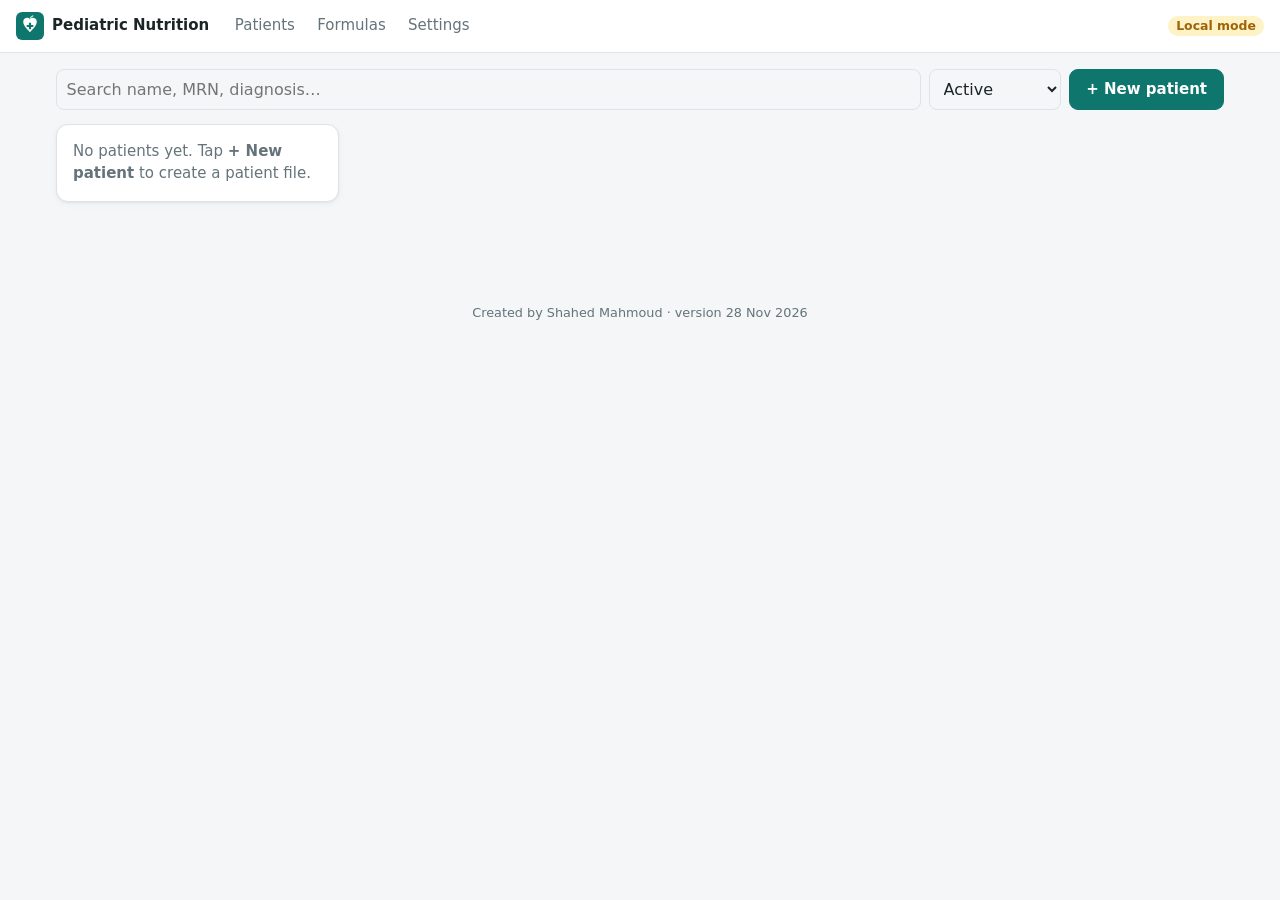
<file: index.html>
<!doctype html>
<html lang="en">
<head>
  <meta charset="utf-8">
  <meta name="viewport" content="width=device-width, initial-scale=1, viewport-fit=cover">
  <title>Pediatric Nutrition</title>
  <meta name="description" content="Pediatric clinical nutrition assessment: Schofield, ASPEN protein, Holliday–Segar fluids, growth charts, PYMS, follow-up and discharge.">
  <meta name="theme-color" content="#0f766e">
  <link rel="manifest" href="manifest.webmanifest">
  <link rel="icon" href="icons/icon.svg" type="image/svg+xml">
  <link rel="apple-touch-icon" href="icons/icon-192.png">
  <meta name="apple-mobile-web-app-capable" content="yes">
  <meta name="mobile-web-app-capable" content="yes">
  <meta name="apple-mobile-web-app-title" content="PedNutrition">
  <link rel="stylesheet" href="css/style.css">
</head>
<body>
  <header class="topbar no-print">
    <a href="#/" class="brand"><img src="icons/icon.svg" alt="" width="28" height="28"> <span>Pediatric Nutrition</span></a>
    <nav class="mainnav">
      <a href="#/">Patients</a>
      <a href="#/formulas">Formulas</a>
      <a href="#/settings">Settings</a>
    </nav>
    <div id="userbox"></div>
  </header>
  <main id="app"><div class="center muted">Loading…</div></main>
  <footer class="credit no-print">Created by Shahed Mahmoud</footer>
  <div id="toast" role="status" aria-live="polite"></div>
  <script>
    // Safety net: if the app has not started after 8 seconds (or a script fails),
    // offer a repair button that clears the saved app files. Patient data is NOT deleted.
    (function () {
      function show(msg) {
        if (window.__pnStarted || document.getElementById('pnRescue')) return;
        var d = document.createElement('div'); d.id = 'pnRescue';
        d.style.cssText = 'max-width:420px;margin:2rem auto;padding:16px;border:1px solid #b91c1c;border-radius:12px;background:#fee2e2;color:#7f1d1d;font:15px system-ui,sans-serif';
        d.innerHTML = '<b>The app could not start.</b><p>' + msg + '</p><p>Your patient files are safe. Tap the button to download the newest version.</p>' +
          '<button id="pnRepair" style="padding:.6rem 1rem;border-radius:9px;border:0;background:#0f766e;color:#fff;font-weight:700">Repair and reload</button>';
        var app = document.getElementById('app'); app.innerHTML = ''; app.appendChild(d);
        document.getElementById('pnRepair').onclick = async function () {
          try { if ('serviceWorker' in navigator) for (const r of await navigator.serviceWorker.getRegistrations()) await r.unregister(); } catch (e) {}
          try { if (window.caches) for (const k of await caches.keys()) await caches.delete(k); } catch (e) {}
          location.reload();
        };
      }
      window.addEventListener('error', function (e) { if (!window.__pnStarted) setTimeout(function () { show('(' + (e.message || 'a file failed to load') + ')'); }, 1500); }, true);
      setTimeout(function () { show('It took too long to load.'); }, 8000);
    })();
  </script>
  <script type="module" src="js/app.js"></script>
</body>
</html>
</file>
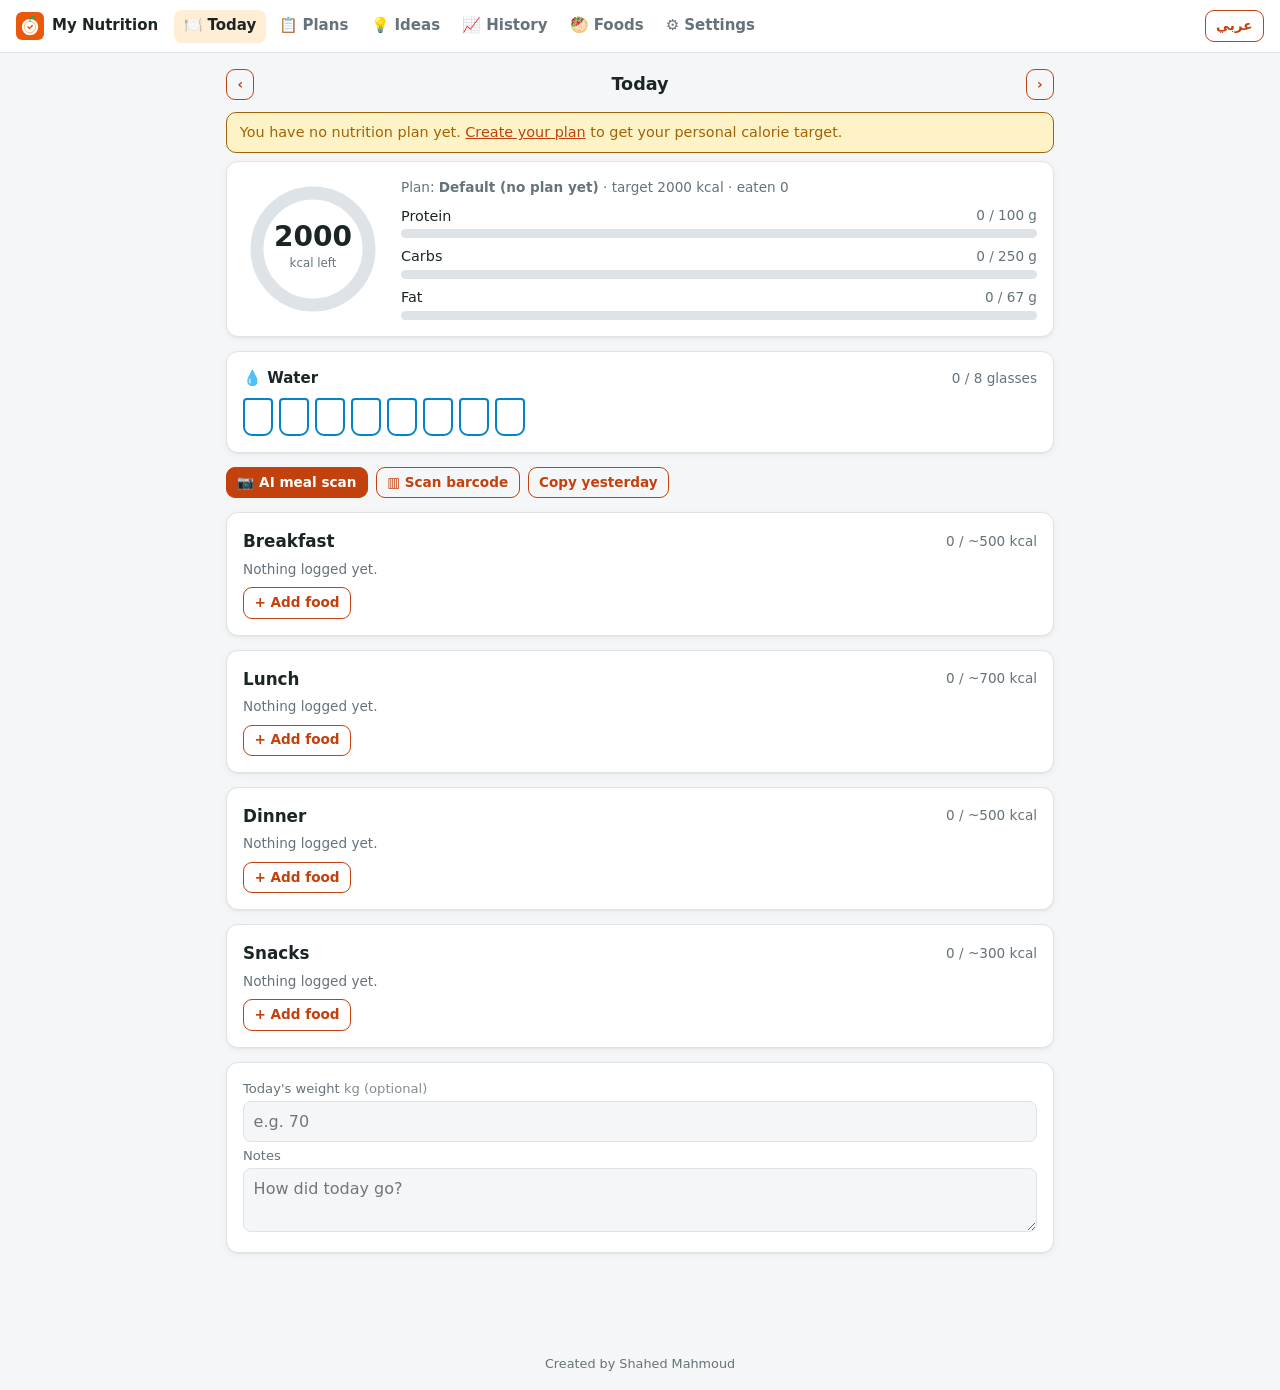
<file: tracker/index.html>
<!doctype html>
<html lang="en">
<head>
  <meta charset="utf-8">
  <meta name="viewport" content="width=device-width, initial-scale=1, viewport-fit=cover">
  <title>My Nutrition</title>
  <meta name="description" content="Nutrition plans, daily calorie tracker, meal scanners and recommendations with Egyptian and international foods.">
  <meta name="theme-color" content="#ea580c">
  <link rel="manifest" href="manifest.webmanifest">
  <link rel="icon" href="icons/icon.svg" type="image/svg+xml">
  <link rel="apple-touch-icon" href="icons/icon-192.png">
  <meta name="apple-mobile-web-app-capable" content="yes">
  <meta name="mobile-web-app-capable" content="yes">
  <meta name="apple-mobile-web-app-title" content="My Nutrition">
  <link rel="stylesheet" href="base.css">
  <link rel="stylesheet" href="tracker.css">
</head>
<body>
  <header class="topbar no-print">
    <a href="#/today" class="brand"><img src="icons/icon.svg" alt="" width="28" height="28"> <span data-i18n="My Nutrition">My Nutrition</span></a>
    <nav class="tnav" aria-label="Main">
      <a href="#/today" data-p="today"><i>🍽️</i><span data-i18n="Today">Today</span></a>
      <a href="#/plans" data-p="plans"><i>📋</i><span data-i18n="Plans">Plans</span></a>
      <a href="#/recommend" data-p="recommend"><i>💡</i><span data-i18n="Ideas">Ideas</span></a>
      <a href="#/history" data-p="history"><i>📈</i><span data-i18n="History">History</span></a>
      <a href="#/foods" data-p="foods"><i>🥙</i><span data-i18n="Foods">Foods</span></a>
      <a href="#/settings" data-p="settings"><i>⚙️</i><span data-i18n="Settings">Settings</span></a>
    </nav>
    <button id="langBtn" class="btn ghost sm langbtn" type="button">عربي</button>
  </header>
  <main id="app"><div class="center muted">Loading…</div></main>
  <footer class="credit no-print">Created by Shahed Mahmoud</footer>
  <div id="toast" role="status" aria-live="polite"></div>
  <script>
    setTimeout(function () {
      if (window.__ntStarted) return;
      var ar = (document.documentElement.lang === 'ar');
      document.getElementById('app').innerHTML = ar
        ? '<div class="card narrow"><b>التطبيق مشتغلش.</b><p>اتأكد من الإنترنت وحمّل الصفحة تاني. بياناتك في أمان.</p><button class="btn" onclick="location.reload()">إعادة تحميل</button></div>'
        : '<div class="card narrow"><b>The app could not start.</b><p>Check your internet connection and reload. Your data is safe.</p><button class="btn" onclick="location.reload()">Reload</button></div>';
    }, 8000);
  </script>
  <script type="module" src="tracker.js"></script>
</body>
</html>
</file>
<file: css/style.css>
/* =============== Pediatric Nutrition — styles =============== */
:root {
  --bg: #f4f6f7; --card: #ffffff; --ink: #1c2526; --muted: #65737a; --line: #dde3e6;
  --brand: #0f766e; --brand-ink: #ffffff; --brand-soft: #e0f2ef;
  --good: #15803d; --good-bg: #dcfce7; --warn: #a16207; --warn-bg: #fef3c7; --bad: #b91c1c; --bad-bg: #fee2e2; --low: #1d4ed8; --low-bg: #dbeafe;
  --c-p: #9bb1b8; --c-p50: #0f766e; --c-ext: #c2410c; --c-pt: #7c3aed;
  --radius: 12px; --shadow: 0 1px 2px rgba(0,0,0,.05), 0 2px 8px rgba(0,0,0,.04);
  color-scheme: light;
}
@media (prefers-color-scheme: dark) {
  :root:not([data-theme="light"]) {
    --bg: #0f1415; --card: #182022; --ink: #e6ecee; --muted: #93a3a9; --line: #2a3538;
    --brand: #2dd4bf; --brand-ink: #062b27; --brand-soft: #123a36;
    --good: #4ade80; --good-bg: #12351f; --warn: #fbbf24; --warn-bg: #3a2e0b; --bad: #f87171; --bad-bg: #3b1515; --low: #93c5fd; --low-bg: #172554;
    --c-p: #50656b; --c-p50: #2dd4bf; --c-ext: #fb923c; --c-pt: #c4b5fd;
    color-scheme: dark;
  }
}
:root[data-theme="dark"] {
  --bg: #0f1415; --card: #182022; --ink: #e6ecee; --muted: #93a3a9; --line: #2a3538;
  --brand: #2dd4bf; --brand-ink: #062b27; --brand-soft: #123a36;
  --good: #4ade80; --good-bg: #12351f; --warn: #fbbf24; --warn-bg: #3a2e0b; --bad: #f87171; --bad-bg: #3b1515; --low: #93c5fd; --low-bg: #172554;
  --c-p: #50656b; --c-p50: #2dd4bf; --c-ext: #fb923c; --c-pt: #c4b5fd;
  color-scheme: dark;
}
* { box-sizing: border-box; }
html, body { margin: 0; }
html { scroll-padding-top: 72px; scroll-padding-bottom: 80px; }
body { background: var(--bg); color: var(--ink); font: 15px/1.45 system-ui, -apple-system, "Segoe UI", Roboto, "Noto Sans Arabic", sans-serif; -webkit-text-size-adjust: 100%; }
a { color: var(--brand); }
h2 { margin: .2em 0 .3em; font-size: 1.35rem; } h3 { margin: 0 0 .6em; font-size: 1.05rem; } h4 { margin: 1em 0 .4em; font-size: .95rem; color: var(--muted); }
.small { font-size: .85rem; } .muted { color: var(--muted); } .center { text-align: center; padding: 3rem 1rem; }
code { background: var(--brand-soft); padding: 0 .3em; border-radius: 4px; }

/* top bar */
.topbar { position: sticky; top: 0; z-index: 10; display: flex; align-items: center; gap: 1rem; padding: .6rem max(16px, env(safe-area-inset-left)); padding-top: max(.6rem, env(safe-area-inset-top));
  background: var(--card); border-bottom: 1px solid var(--line); }
.brand { display: flex; align-items: center; gap: .5rem; font-weight: 700; color: var(--ink); text-decoration: none; }
.mainnav { display: flex; gap: .2rem; flex: 1; }
.mainnav a { padding: .35rem .6rem; border-radius: 8px; text-decoration: none; color: var(--muted); font-weight: 500; }
.mainnav a:hover { background: var(--brand-soft); color: var(--ink); }
#userbox { display: flex; align-items: center; gap: .5rem; }
main { max-width: 1200px; margin: 0 auto; padding: 16px 16px 80px; }

/* cards & layout */
.card { background: var(--card); border: 1px solid var(--line); border-radius: var(--radius); padding: 16px; margin-bottom: 14px; box-shadow: var(--shadow); }
.card.narrow { max-width: 420px; margin: 2rem auto; }
.g2 { display: grid; grid-template-columns: 1fr 1fr; gap: 14px; }
.g3 { display: grid; grid-template-columns: repeat(3, 1fr); gap: 10px 12px; }
.g5 { display: grid; grid-template-columns: repeat(5, 1fr); gap: 10px 12px; }
.span2 { grid-column: span 2; } .span3 { grid-column: 1 / -1; }
.row { display: flex; align-items: center; } .gap { gap: .5rem; } .wrap { flex-wrap: wrap; } .between { justify-content: space-between; gap: .5rem; flex-wrap: wrap; } .end { align-items: flex-end; }
.right { margin-left: auto; } .right-t { text-align: right; }
.sticky { position: sticky; top: 64px; }

/* forms */
.fld { display: flex; flex-direction: column; gap: 3px; font-size: .82rem; color: var(--muted); min-width: 0; margin-bottom: 4px; }
.fld em { font-style: normal; opacity: .8; }
input, select, textarea { font: inherit; font-size: 16px; color: var(--ink); background: var(--bg); border: 1px solid var(--line); border-radius: 8px; padding: .5rem .6rem; width: 100%; min-width: 0; }
input:focus, select:focus, textarea:focus { outline: 2px solid var(--brand); outline-offset: -1px; border-color: transparent; }
input.high { border-color: var(--bad); background: var(--bad-bg); color: var(--bad); font-weight: 700; } input.low { border-color: var(--low); background: var(--low-bg); color: var(--low); font-weight: 700; }
.flagtxt { font-size: .72rem; } .flagtxt.high { color: var(--bad); } .flagtxt.low { color: var(--low); }
.chk { display: flex; align-items: flex-start; gap: .45rem; padding: .25rem 0; font-size: .9rem; cursor: pointer; }
.chk input { width: 18px; height: 18px; margin: 2px 0 0; flex: none; accent-color: var(--brand); }
.chkgrid { display: grid; grid-template-columns: repeat(2, 1fr); gap: 0 12px; margin-bottom: .5rem; } .chkgrid.one { grid-template-columns: 1fr; }
.radios { border: 1px solid var(--line); border-radius: 10px; padding: .5rem .8rem .7rem; margin: 0 0 10px; }
.radios legend { font-weight: 600; font-size: .92rem; padding: 0 .3rem; }
.radio { display: flex; gap: .5rem; align-items: flex-start; padding: .3rem 0; cursor: pointer; }
.radio input { width: 18px; height: 18px; margin: 2px 0 0; flex: none; accent-color: var(--brand); }
details > summary { cursor: pointer; list-style: none; } details > summary h3 { display: inline; } details > summary::before { content: '▸ '; color: var(--muted); } details[open] > summary::before { content: '▾ '; }

/* buttons */
.btn { display: inline-flex; align-items: center; justify-content: center; gap: .3rem; padding: .55rem 1rem; border-radius: 9px; border: 1px solid var(--brand); background: var(--brand); color: var(--brand-ink);
  font: inherit; font-weight: 600; text-decoration: none; cursor: pointer; white-space: nowrap; }
.btn:hover { filter: brightness(1.07); }
.btn.ghost { background: transparent; color: var(--brand); } .btn.sm { padding: .3rem .65rem; font-size: .85rem; }
.btn.danger { background: var(--bad); border-color: var(--bad); color: #fff; } .btn.danger.ghost { background: transparent; color: var(--bad); }
.savebar { position: sticky; bottom: 0; display: flex; gap: .5rem; align-items: center; padding: 10px 0 max(10px, env(safe-area-inset-bottom)); background: linear-gradient(transparent, var(--bg) 30%); }

/* pills & chips */
.pill { display: inline-block; padding: .08rem .5rem; border-radius: 99px; font-size: .78rem; font-weight: 600; background: var(--line); color: var(--ink); white-space: nowrap; }
.pill.good { background: var(--good-bg); color: var(--good); } .pill.warn { background: var(--warn-bg); color: var(--warn); } .pill.bad { background: var(--bad-bg); color: var(--bad); }
.bad-t { color: var(--bad); }
.chip { padding: .3rem .7rem; border: 1px solid var(--line); border-radius: 99px; text-decoration: none; color: var(--ink); background: var(--card); font-size: .85rem; margin-bottom: 10px; }
.chip.on { background: var(--brand); color: var(--brand-ink); border-color: var(--brand); } .chip.add { color: var(--brand); border-style: dashed; }
.chips { display: flex; gap: .4rem; flex-wrap: wrap; margin-top: .4rem; } .chips span { background: var(--brand-soft); border-radius: 6px; padding: .05rem .45rem; }

/* list */
.toolbar { display: flex; gap: .5rem; margin-bottom: 14px; } .toolbar input { flex: 1; } .toolbar select { width: auto; }
.grid-cards { display: grid; grid-template-columns: repeat(auto-fill, minmax(280px, 1fr)); gap: 12px; }
.pcard { display: block; background: var(--card); border: 1px solid var(--line); border-radius: var(--radius); padding: 14px; text-decoration: none; color: var(--ink); box-shadow: var(--shadow); }
.pcard:hover { border-color: var(--brand); }
.pc-top { display: flex; gap: .4rem; align-items: center; flex-wrap: wrap; margin-bottom: 2px; }

/* patient page */
.phead { margin-bottom: 8px; }
.tabs { display: flex; gap: 2px; overflow-x: auto; border-bottom: 1px solid var(--line); margin-bottom: 14px; scrollbar-width: none; }
.tabs a { padding: .55rem .8rem; text-decoration: none; color: var(--muted); font-weight: 600; border-bottom: 3px solid transparent; white-space: nowrap; }
.tabs a.on { color: var(--brand); border-color: var(--brand); }

.needs { display: grid; grid-template-columns: repeat(3, 1fr); gap: 8px; margin-bottom: 12px; }
.need { background: var(--brand-soft); border-radius: 10px; padding: 10px; display: flex; flex-direction: column; }
.need span { font-size: .78rem; color: var(--muted); font-weight: 600; text-transform: uppercase; letter-spacing: .03em; }
.need b { font-size: 1.6rem; line-height: 1.15; font-variant-numeric: tabular-nums; } .need em { font-style: normal; font-size: .8rem; color: var(--muted); } .need small { font-size: .78rem; }
.kv { width: 100%; border-collapse: collapse; font-size: .9rem; }
.kv th { text-align: left; color: var(--muted); font-weight: 500; padding: .3rem .5rem .3rem 0; vertical-align: top; width: 38%; }
.kv td { padding: .3rem 0; border-bottom: 1px solid var(--line); vertical-align: top; }
.calc { background: var(--bg); border-radius: 8px; padding: .4rem .8rem; margin-top: .8rem; } .calc p { margin: .35rem 0; }

.tablewrap { overflow-x: auto; -webkit-overflow-scrolling: touch; margin-bottom: 8px; }
.tbl { width: 100%; border-collapse: collapse; font-size: .88rem; }
.tbl th { text-align: left; font-weight: 600; color: var(--muted); border-bottom: 2px solid var(--line); padding: .4rem .5rem; white-space: nowrap; }
.tbl td { border-bottom: 1px solid var(--line); padding: .4rem .5rem; vertical-align: top; }
.tbl tr.best td { background: var(--good-bg); }
.tbl.compact td, .tbl.compact th { padding: .25rem .4rem; }
.labs td.high { color: var(--bad); background: var(--bad-bg); font-weight: 700; } .labs td.low { color: var(--low); background: var(--low-bg); font-weight: 700; }
.alert { border-radius: 10px; padding: .55rem .8rem; margin: .5rem 0; font-size: .9rem; border: 1px solid transparent; }
.alert.bad { background: var(--bad-bg); color: var(--bad); border-color: var(--bad); } .alert.warn { background: var(--warn-bg); color: var(--warn); border-color: var(--warn); } .alert.good { background: var(--good-bg); color: var(--good); border-color: var(--good); }
.medrow { align-items: end; border-bottom: 1px dashed var(--line); padding-bottom: 6px; margin-bottom: 6px; } .medtot { white-space: nowrap; }
.pill.low { background: var(--low-bg); color: var(--low); }
.lab small { font-size: .72rem; }
.regrow { align-items: end; border-bottom: 1px dashed var(--line); padding-bottom: 6px; margin-bottom: 6px; }
.pymsTotal { font-size: 1.1rem; margin: .6rem 0; }
.fu h3 { margin: 0; }

/* charts */
.gchart, .tchart { width: 100%; height: auto; display: block; }
.gc-title { font-size: 13px; font-weight: 700; fill: var(--ink); } .gc-ax { font-size: 11px; fill: var(--muted); } .gc-lab { font-size: 10px; fill: var(--muted); }
.gc-grid { stroke: var(--line); stroke-width: 1; }
.gc-p { fill: none; stroke: var(--c-p); stroke-width: 1.2; } .gc-p50 { fill: none; stroke: var(--c-p50); stroke-width: 2.2; } .gc-pext { fill: none; stroke: var(--c-ext); stroke-width: 1.4; stroke-dasharray: 5 3; }
.gc-pt { fill: var(--c-pt); stroke: var(--card); stroke-width: 1.5; } .gc-pline { fill: none; stroke: var(--c-pt); stroke-width: 2; }
.trend, .tchart { max-width: 560px; }

/* report */
.report { background: var(--card); border: 1px solid var(--line); border-radius: var(--radius); padding: 24px; }
.rep-head { display: flex; justify-content: space-between; border-bottom: 2px solid var(--brand); margin-bottom: 10px; padding-bottom: 6px; }
.rep-head h2 { margin: 0; }
.report section { margin-top: 18px; } .report section h3 { border-bottom: 1px solid var(--line); padding-bottom: 3px; }
.rep-pt th { width: auto; }
.rep-fu { border-left: 3px solid var(--brand); padding: 4px 10px; margin: 8px 0; }
.sign { margin-top: 30px; }

#toast { position: fixed; left: 50%; bottom: 24px; transform: translate(-50%, 20px); opacity: 0; transition: .2s; background: var(--ink); color: var(--bg); padding: .5rem 1rem; border-radius: 99px; pointer-events: none; z-index: 50; }
#toast.show { opacity: 1; transform: translate(-50%, 0); }

/* phones / tablets */
@media (max-width: 900px) { .g5 { grid-template-columns: repeat(3, 1fr); } .sticky { position: static; } }
@media (max-width: 760px) {
  .g2 { grid-template-columns: 1fr; }
  .g3 { grid-template-columns: 1fr 1fr; } .g3 .span2 { grid-column: 1 / -1; }
  .g5 { grid-template-columns: 1fr 1fr; }
  .chkgrid { grid-template-columns: 1fr; }
  .hide-sm { display: none; }
  .topbar { flex-wrap: wrap; gap: .4rem; } .mainnav { order: 3; flex-basis: 100%; }
  .need b { font-size: 1.3rem; }
  .report { padding: 14px; }
  .toolbar { flex-wrap: wrap; } .toolbar input { flex-basis: 100%; }
}

/* printing */
@media print {
  :root { --bg: #fff; --card: #fff; --ink: #000; --muted: #444; --line: #bbb; --brand: #0f766e; --brand-soft: #eef6f5; color-scheme: light; }
  body { background: #fff; font-size: 11pt; }
  .no-print, .topbar, .tabs, .savebar, .btn, #toast, form .btn { display: none !important; }
  main { padding: 0; max-width: none; }
  .card, .report { border: none; box-shadow: none; padding: 0; }
  .phead { display: none; }
  .report section { break-inside: auto; } .pb { break-before: page; }
  .gchart { max-height: 9cm; break-inside: avoid; } .charts { grid-template-columns: 1fr 1fr; }
  .tbl, .kv { font-size: 9.5pt; } tr { break-inside: avoid; }
  a { color: #000; text-decoration: none; }
}

/* in-page confirmation dialog */
.modal { position: fixed; inset: 0; z-index: 60; background: rgba(0,0,0,.45); display: grid; place-items: center; padding: 16px; }
.modal-box { background: var(--card); color: var(--ink); border-radius: var(--radius); padding: 20px; max-width: 380px; width: 100%; box-shadow: 0 10px 40px rgba(0,0,0,.3); }
.modal-box p { margin: 0 0 16px; }

/* TPN */
.fld.big input { font-size: 1.15rem; font-weight: 700; border-color: var(--brand); }
.hint { align-self: center; }
.g2 > *, .g3 > *, .g5 > * { min-width: 0; }

/* credit line */
.credit { text-align: center; color: var(--muted); font-size: .8rem; padding: 8px max(16px, env(safe-area-inset-left, 0px)) max(16px, env(safe-area-inset-bottom, 0px)); }
.rep-credit { text-align: center; color: var(--muted); font-size: .8rem; margin-top: 24px; border-top: 1px solid var(--line); padding-top: 6px; }
</file>
<file: tracker/base.css>
/* =============== My Nutrition — base styles (own copy, independent of the pediatric app) =============== */
:root {
  --bg: #f4f6f7; --card: #ffffff; --ink: #1c2526; --muted: #65737a; --line: #dde3e6;
  --brand: #0f766e; --brand-ink: #ffffff; --brand-soft: #e0f2ef;
  --good: #15803d; --good-bg: #dcfce7; --warn: #a16207; --warn-bg: #fef3c7; --bad: #b91c1c; --bad-bg: #fee2e2; --low: #1d4ed8; --low-bg: #dbeafe;
  --c-p: #9bb1b8; --c-p50: #0f766e; --c-ext: #c2410c; --c-pt: #7c3aed;
  --radius: 12px; --shadow: 0 1px 2px rgba(0,0,0,.05), 0 2px 8px rgba(0,0,0,.04);
  color-scheme: light;
}
@media (prefers-color-scheme: dark) {
  :root:not([data-theme="light"]) {
    --bg: #0f1415; --card: #182022; --ink: #e6ecee; --muted: #93a3a9; --line: #2a3538;
    --brand: #2dd4bf; --brand-ink: #062b27; --brand-soft: #123a36;
    --good: #4ade80; --good-bg: #12351f; --warn: #fbbf24; --warn-bg: #3a2e0b; --bad: #f87171; --bad-bg: #3b1515; --low: #93c5fd; --low-bg: #172554;
    --c-p: #50656b; --c-p50: #2dd4bf; --c-ext: #fb923c; --c-pt: #c4b5fd;
    color-scheme: dark;
  }
}
:root[data-theme="dark"] {
  --bg: #0f1415; --card: #182022; --ink: #e6ecee; --muted: #93a3a9; --line: #2a3538;
  --brand: #2dd4bf; --brand-ink: #062b27; --brand-soft: #123a36;
  --good: #4ade80; --good-bg: #12351f; --warn: #fbbf24; --warn-bg: #3a2e0b; --bad: #f87171; --bad-bg: #3b1515; --low: #93c5fd; --low-bg: #172554;
  --c-p: #50656b; --c-p50: #2dd4bf; --c-ext: #fb923c; --c-pt: #c4b5fd;
  color-scheme: dark;
}
* { box-sizing: border-box; }
html, body { margin: 0; }
html { scroll-padding-top: 72px; scroll-padding-bottom: 80px; }
body { background: var(--bg); color: var(--ink); font: 15px/1.45 system-ui, -apple-system, "Segoe UI", Roboto, "Noto Sans Arabic", sans-serif; -webkit-text-size-adjust: 100%; }
a { color: var(--brand); }
h2 { margin: .2em 0 .3em; font-size: 1.35rem; } h3 { margin: 0 0 .6em; font-size: 1.05rem; } h4 { margin: 1em 0 .4em; font-size: .95rem; color: var(--muted); }
.small { font-size: .85rem; } .muted { color: var(--muted); } .center { text-align: center; padding: 3rem 1rem; }
code { background: var(--brand-soft); padding: 0 .3em; border-radius: 4px; }

/* top bar */
.topbar { position: sticky; top: 0; z-index: 10; display: flex; align-items: center; gap: 1rem; padding: .6rem max(16px, env(safe-area-inset-left)); padding-top: max(.6rem, env(safe-area-inset-top));
  background: var(--card); border-bottom: 1px solid var(--line); }
.brand { display: flex; align-items: center; gap: .5rem; font-weight: 700; color: var(--ink); text-decoration: none; }
.mainnav { display: flex; gap: .2rem; flex: 1; }
.mainnav a { padding: .35rem .6rem; border-radius: 8px; text-decoration: none; color: var(--muted); font-weight: 500; }
.mainnav a:hover { background: var(--brand-soft); color: var(--ink); }
#userbox { display: flex; align-items: center; gap: .5rem; }
main { max-width: 1200px; margin: 0 auto; padding: 16px 16px 80px; }

/* cards & layout */
.card { background: var(--card); border: 1px solid var(--line); border-radius: var(--radius); padding: 16px; margin-bottom: 14px; box-shadow: var(--shadow); }
.card.narrow { max-width: 420px; margin: 2rem auto; }
.g2 { display: grid; grid-template-columns: 1fr 1fr; gap: 14px; }
.g3 { display: grid; grid-template-columns: repeat(3, 1fr); gap: 10px 12px; }
.g5 { display: grid; grid-template-columns: repeat(5, 1fr); gap: 10px 12px; }
.span2 { grid-column: span 2; } .span3 { grid-column: 1 / -1; }
.row { display: flex; align-items: center; } .gap { gap: .5rem; } .wrap { flex-wrap: wrap; } .between { justify-content: space-between; gap: .5rem; flex-wrap: wrap; } .end { align-items: flex-end; }
.right { margin-left: auto; } .right-t { text-align: right; }
.sticky { position: sticky; top: 64px; }

/* forms */
.fld { display: flex; flex-direction: column; gap: 3px; font-size: .82rem; color: var(--muted); min-width: 0; margin-bottom: 4px; }
.fld em { font-style: normal; opacity: .8; }
input, select, textarea { font: inherit; font-size: 16px; color: var(--ink); background: var(--bg); border: 1px solid var(--line); border-radius: 8px; padding: .5rem .6rem; width: 100%; min-width: 0; }
input:focus, select:focus, textarea:focus { outline: 2px solid var(--brand); outline-offset: -1px; border-color: transparent; }
input.high { border-color: var(--bad); background: var(--bad-bg); color: var(--bad); font-weight: 700; } input.low { border-color: var(--low); background: var(--low-bg); color: var(--low); font-weight: 700; }
.flagtxt { font-size: .72rem; } .flagtxt.high { color: var(--bad); } .flagtxt.low { color: var(--low); }
.chk { display: flex; align-items: flex-start; gap: .45rem; padding: .25rem 0; font-size: .9rem; cursor: pointer; }
.chk input { width: 18px; height: 18px; margin: 2px 0 0; flex: none; accent-color: var(--brand); }
.chkgrid { display: grid; grid-template-columns: repeat(2, 1fr); gap: 0 12px; margin-bottom: .5rem; } .chkgrid.one { grid-template-columns: 1fr; }
.radios { border: 1px solid var(--line); border-radius: 10px; padding: .5rem .8rem .7rem; margin: 0 0 10px; }
.radios legend { font-weight: 600; font-size: .92rem; padding: 0 .3rem; }
.radio { display: flex; gap: .5rem; align-items: flex-start; padding: .3rem 0; cursor: pointer; }
.radio input { width: 18px; height: 18px; margin: 2px 0 0; flex: none; accent-color: var(--brand); }
details > summary { cursor: pointer; list-style: none; } details > summary h3 { display: inline; } details > summary::before { content: '▸ '; color: var(--muted); } details[open] > summary::before { content: '▾ '; }

/* buttons */
.btn { display: inline-flex; align-items: center; justify-content: center; gap: .3rem; padding: .55rem 1rem; border-radius: 9px; border: 1px solid var(--brand); background: var(--brand); color: var(--brand-ink);
  font: inherit; font-weight: 600; text-decoration: none; cursor: pointer; white-space: nowrap; }
.btn:hover { filter: brightness(1.07); }
.btn.ghost { background: transparent; color: var(--brand); } .btn.sm { padding: .3rem .65rem; font-size: .85rem; }
.btn.danger { background: var(--bad); border-color: var(--bad); color: #fff; } .btn.danger.ghost { background: transparent; color: var(--bad); }
.savebar { position: sticky; bottom: 0; display: flex; gap: .5rem; align-items: center; padding: 10px 0 max(10px, env(safe-area-inset-bottom)); background: linear-gradient(transparent, var(--bg) 30%); }

/* pills & chips */
.pill { display: inline-block; padding: .08rem .5rem; border-radius: 99px; font-size: .78rem; font-weight: 600; background: var(--line); color: var(--ink); white-space: nowrap; }
.pill.good { background: var(--good-bg); color: var(--good); } .pill.warn { background: var(--warn-bg); color: var(--warn); } .pill.bad { background: var(--bad-bg); color: var(--bad); }
.bad-t { color: var(--bad); }
.chip { padding: .3rem .7rem; border: 1px solid var(--line); border-radius: 99px; text-decoration: none; color: var(--ink); background: var(--card); font-size: .85rem; margin-bottom: 10px; }
.chip.on { background: var(--brand); color: var(--brand-ink); border-color: var(--brand); } .chip.add { color: var(--brand); border-style: dashed; }
.chips { display: flex; gap: .4rem; flex-wrap: wrap; margin-top: .4rem; } .chips span { background: var(--brand-soft); border-radius: 6px; padding: .05rem .45rem; }

/* list */
.toolbar { display: flex; gap: .5rem; margin-bottom: 14px; } .toolbar input { flex: 1; } .toolbar select { width: auto; }
.grid-cards { display: grid; grid-template-columns: repeat(auto-fill, minmax(280px, 1fr)); gap: 12px; }
.pcard { display: block; background: var(--card); border: 1px solid var(--line); border-radius: var(--radius); padding: 14px; text-decoration: none; color: var(--ink); box-shadow: var(--shadow); }
.pcard:hover { border-color: var(--brand); }
.pc-top { display: flex; gap: .4rem; align-items: center; flex-wrap: wrap; margin-bottom: 2px; }

/* patient page */
.phead { margin-bottom: 8px; }
.tabs { display: flex; gap: 2px; overflow-x: auto; border-bottom: 1px solid var(--line); margin-bottom: 14px; scrollbar-width: none; }
.tabs a { padding: .55rem .8rem; text-decoration: none; color: var(--muted); font-weight: 600; border-bottom: 3px solid transparent; white-space: nowrap; }
.tabs a.on { color: var(--brand); border-color: var(--brand); }

.needs { display: grid; grid-template-columns: repeat(3, 1fr); gap: 8px; margin-bottom: 12px; }
.need { background: var(--brand-soft); border-radius: 10px; padding: 10px; display: flex; flex-direction: column; }
.need span { font-size: .78rem; color: var(--muted); font-weight: 600; text-transform: uppercase; letter-spacing: .03em; }
.need b { font-size: 1.6rem; line-height: 1.15; font-variant-numeric: tabular-nums; } .need em { font-style: normal; font-size: .8rem; color: var(--muted); } .need small { font-size: .78rem; }
.kv { width: 100%; border-collapse: collapse; font-size: .9rem; }
.kv th { text-align: left; color: var(--muted); font-weight: 500; padding: .3rem .5rem .3rem 0; vertical-align: top; width: 38%; }
.kv td { padding: .3rem 0; border-bottom: 1px solid var(--line); vertical-align: top; }
.calc { background: var(--bg); border-radius: 8px; padding: .4rem .8rem; margin-top: .8rem; } .calc p { margin: .35rem 0; }

.tablewrap { overflow-x: auto; -webkit-overflow-scrolling: touch; margin-bottom: 8px; }
.tbl { width: 100%; border-collapse: collapse; font-size: .88rem; }
.tbl th { text-align: left; font-weight: 600; color: var(--muted); border-bottom: 2px solid var(--line); padding: .4rem .5rem; white-space: nowrap; }
.tbl td { border-bottom: 1px solid var(--line); padding: .4rem .5rem; vertical-align: top; }
.tbl tr.best td { background: var(--good-bg); }
.tbl.compact td, .tbl.compact th { padding: .25rem .4rem; }
.labs td.high { color: var(--bad); background: var(--bad-bg); font-weight: 700; } .labs td.low { color: var(--low); background: var(--low-bg); font-weight: 700; }
.alert { border-radius: 10px; padding: .55rem .8rem; margin: .5rem 0; font-size: .9rem; border: 1px solid transparent; }
.alert.bad { background: var(--bad-bg); color: var(--bad); border-color: var(--bad); } .alert.warn { background: var(--warn-bg); color: var(--warn); border-color: var(--warn); } .alert.good { background: var(--good-bg); color: var(--good); border-color: var(--good); }
.medrow { align-items: end; border-bottom: 1px dashed var(--line); padding-bottom: 6px; margin-bottom: 6px; } .medtot { white-space: nowrap; }
.pill.low { background: var(--low-bg); color: var(--low); }
.lab small { font-size: .72rem; }
.regrow { align-items: end; border-bottom: 1px dashed var(--line); padding-bottom: 6px; margin-bottom: 6px; }
.pymsTotal { font-size: 1.1rem; margin: .6rem 0; }
.fu h3 { margin: 0; }

/* charts */
.gchart, .tchart { width: 100%; height: auto; display: block; }
.gc-title { font-size: 13px; font-weight: 700; fill: var(--ink); } .gc-ax { font-size: 11px; fill: var(--muted); } .gc-lab { font-size: 10px; fill: var(--muted); }
.gc-grid { stroke: var(--line); stroke-width: 1; }
.gc-p { fill: none; stroke: var(--c-p); stroke-width: 1.2; } .gc-p50 { fill: none; stroke: var(--c-p50); stroke-width: 2.2; } .gc-pext { fill: none; stroke: var(--c-ext); stroke-width: 1.4; stroke-dasharray: 5 3; }
.gc-pt { fill: var(--c-pt); stroke: var(--card); stroke-width: 1.5; } .gc-pline { fill: none; stroke: var(--c-pt); stroke-width: 2; }
.trend, .tchart { max-width: 560px; }

/* report */
.report { background: var(--card); border: 1px solid var(--line); border-radius: var(--radius); padding: 24px; }
.rep-head { display: flex; justify-content: space-between; border-bottom: 2px solid var(--brand); margin-bottom: 10px; padding-bottom: 6px; }
.rep-head h2 { margin: 0; }
.report section { margin-top: 18px; } .report section h3 { border-bottom: 1px solid var(--line); padding-bottom: 3px; }
.rep-pt th { width: auto; }
.rep-fu { border-left: 3px solid var(--brand); padding: 4px 10px; margin: 8px 0; }
.sign { margin-top: 30px; }

#toast { position: fixed; left: 50%; bottom: 24px; transform: translate(-50%, 20px); opacity: 0; transition: .2s; background: var(--ink); color: var(--bg); padding: .5rem 1rem; border-radius: 99px; pointer-events: none; z-index: 50; }
#toast.show { opacity: 1; transform: translate(-50%, 0); }

/* phones / tablets */
@media (max-width: 900px) { .g5 { grid-template-columns: repeat(3, 1fr); } .sticky { position: static; } }
@media (max-width: 760px) {
  .g2 { grid-template-columns: 1fr; }
  .g3 { grid-template-columns: 1fr 1fr; } .g3 .span2 { grid-column: 1 / -1; }
  .g5 { grid-template-columns: 1fr 1fr; }
  .chkgrid { grid-template-columns: 1fr; }
  .hide-sm { display: none; }
  .topbar { flex-wrap: wrap; gap: .4rem; } .mainnav { order: 3; flex-basis: 100%; }
  .need b { font-size: 1.3rem; }
  .report { padding: 14px; }
  .toolbar { flex-wrap: wrap; } .toolbar input { flex-basis: 100%; }
}

/* printing */
@media print {
  :root { --bg: #fff; --card: #fff; --ink: #000; --muted: #444; --line: #bbb; --brand: #0f766e; --brand-soft: #eef6f5; color-scheme: light; }
  body { background: #fff; font-size: 11pt; }
  .no-print, .topbar, .tabs, .savebar, .btn, #toast, form .btn { display: none !important; }
  main { padding: 0; max-width: none; }
  .card, .report { border: none; box-shadow: none; padding: 0; }
  .phead { display: none; }
  .report section { break-inside: auto; } .pb { break-before: page; }
  .gchart { max-height: 9cm; break-inside: avoid; } .charts { grid-template-columns: 1fr 1fr; }
  .tbl, .kv { font-size: 9.5pt; } tr { break-inside: avoid; }
  a { color: #000; text-decoration: none; }
}

/* in-page confirmation dialog */
.modal { position: fixed; inset: 0; z-index: 60; background: rgba(0,0,0,.45); display: grid; place-items: center; padding: 16px; }
.modal-box { background: var(--card); color: var(--ink); border-radius: var(--radius); padding: 20px; max-width: 380px; width: 100%; box-shadow: 0 10px 40px rgba(0,0,0,.3); }
.modal-box p { margin: 0 0 16px; }

/* TPN */
.fld.big input { font-size: 1.15rem; font-weight: 700; border-color: var(--brand); }
.hint { align-self: center; }
.g2 > *, .g3 > *, .g5 > * { min-width: 0; }

/* credit line */
.credit { text-align: center; color: var(--muted); font-size: .8rem; padding: 8px max(16px, env(safe-area-inset-left, 0px)) max(16px, env(safe-area-inset-bottom, 0px)); }
.rep-credit { text-align: center; color: var(--muted); font-size: .8rem; margin-top: 24px; border-top: 1px solid var(--line); padding-top: 6px; }
</file>
<file: tracker/tracker.css>
/* =============== My Nutrition — extra styles (builds on base.css) =============== */
:root { --brand: #c2410c; --brand-ink: #ffffff; --brand-soft: #ffedd5; --cp: #0f766e; --cc: #d97706; --cf: #7c3aed; --water: #0284c7; }
@media (prefers-color-scheme: dark) { :root:not([data-theme="light"]) { --brand: #fb923c; --brand-ink: #2a1205; --brand-soft: #3b2212; --cp: #2dd4bf; --cc: #fbbf24; --cf: #c4b5fd; --water: #38bdf8; } }
:root[data-theme="dark"] { --brand: #fb923c; --brand-ink: #2a1205; --brand-soft: #3b2212; --cp: #2dd4bf; --cc: #fbbf24; --cf: #c4b5fd; --water: #38bdf8; }
main { max-width: 860px; }
body.noscroll { overflow: hidden; }

/* nav: top on desktop, bottom tab bar on phones */
.tnav { display: flex; gap: .2rem; flex: 1; }
.tnav a { display: flex; align-items: center; gap: .3rem; padding: .35rem .6rem; border-radius: 8px; text-decoration: none; color: var(--muted); font-weight: 600; }
.tnav a i { font-style: normal; }
.tnav a.on, .tnav a:hover { background: var(--brand-soft); color: var(--ink); }
@media (max-width: 760px) {
  .tnav { position: fixed; left: 0; right: 0; bottom: 0; z-index: 20; background: var(--card); border-top: 1px solid var(--line);
    justify-content: space-around; padding: 4px 4px max(4px, env(safe-area-inset-bottom)); order: 0; flex-basis: auto; }
  .tnav a { flex-direction: column; gap: 0; font-size: .68rem; padding: .25rem .3rem; }
  .tnav a i { font-size: 1.2rem; }
  main { padding-bottom: 110px; }
  .credit { padding-bottom: 90px; }
  #toast { bottom: 84px; }
}

/* date bar */
.datebar { display: flex; align-items: center; gap: .4rem; margin-bottom: 12px; }
.datepick { position: relative; flex: 1; text-align: center; font-size: 1.1rem; }
.datepick input { position: absolute; inset: 0; opacity: 0; cursor: pointer; }

/* summary ring */
.summary { display: flex; gap: 18px; align-items: center; }
.ring { width: 140px; flex: none; }
.ring-bg { fill: none; stroke: var(--line); stroke-width: 12; }
.ring-fg { fill: none; stroke: var(--brand); stroke-width: 12; stroke-linecap: round; transition: stroke-dashoffset .4s; }
.ring-fg.over { stroke: var(--bad); }
.ring-big { font-size: 26px; font-weight: 800; text-anchor: middle; fill: var(--ink); }
.ring-sm { font-size: 11px; text-anchor: middle; fill: var(--muted); }
.sumright { flex: 1; min-width: 0; }
.mbar { margin-top: 8px; font-size: .9rem; }
.track { height: 9px; background: var(--line); border-radius: 99px; overflow: hidden; margin-top: 3px; }
.fill { height: 100%; border-radius: 99px; transition: width .4s; }
.fill.cp { background: var(--cp); } .fill.cc { background: var(--cc); } .fill.cf { background: var(--cf); } .fill.over { background: var(--bad); }
@media (max-width: 480px) { .summary { flex-direction: column; } .ring { width: 150px; } .sumright { width: 100%; } }

/* water */
.glasses { display: flex; flex-wrap: wrap; gap: 6px; margin-top: 8px; }
.glass { width: 30px; height: 38px; border: 2px solid var(--water); border-radius: 4px 4px 9px 9px; background: transparent; cursor: pointer; padding: 0; }
.glass.on { background: var(--water); }

.quick { margin-bottom: 14px; }

/* meals & entries */
.meal h3 { margin: 0; }
.entries { list-style: none; margin: 8px 0; padding: 0; }
.entries li { display: flex; align-items: center; gap: 8px; padding: 7px 0; border-bottom: 1px solid var(--line); }
.en-main { flex: 1; min-width: 0; }
.en-qty { display: flex; align-items: center; gap: 4px; font-variant-numeric: tabular-nums; font-weight: 700; }
.en-qty span { min-width: 2.6em; text-align: center; }
.qbtn { width: 28px; height: 28px; border-radius: 50%; border: 1px solid var(--line); background: var(--bg); color: var(--ink); font-size: 1rem; cursor: pointer; }
.x { border: 0; background: transparent; color: var(--muted); font-size: 1.4rem; line-height: 1; cursor: pointer; padding: 0 4px; }
.x:hover { color: var(--bad); }
.empty { margin: 6px 0 8px; }

/* bottom sheet */
.sheet-wrap { position: fixed; inset: 0; z-index: 40; background: rgba(0,0,0,.45); display: flex; align-items: flex-end; justify-content: center; }
.sheet { position: relative; background: var(--card); width: 100%; max-width: 720px; max-height: 92vh; overflow-y: auto; border-radius: 16px 16px 0 0;
  padding: 18px 16px max(18px, env(safe-area-inset-bottom)); box-shadow: 0 -8px 30px rgba(0,0,0,.25); animation: up .2s ease-out; }
@media (min-width: 761px) { .sheet-wrap { align-items: center; } .sheet { border-radius: 16px; } }
@keyframes up { from { transform: translateY(30px); opacity: .5; } }
.sheet-x { position: absolute; top: 10px; right: 10px; font-size: 1.8rem; }
.sheet h3 { padding-right: 30px; }
.inline-sel { width: auto; display: inline-block; font-weight: 700; padding: .2rem .4rem; }

/* food list */
.flist { list-style: none; margin: 0; padding: 0; }
.frow { display: flex; align-items: center; gap: 10px; padding: 8px 0; border-bottom: 1px solid var(--line); }
.f-main { flex: 1; min-width: 0; }
.f-kcal { text-align: right; display: flex; flex-direction: column; line-height: 1.1; font-variant-numeric: tabular-nums; }
.f-kcal small, .rc-r small { color: var(--muted); font-size: .7rem; }
.tag { display: inline-block; font-size: .68rem; padding: 0 .4rem; border-radius: 99px; background: var(--line); color: var(--ink); font-weight: 600; }
.tag.eg { background: #fde68a; color: #78350f; } .tag.intl { background: var(--low-bg); color: var(--low); }
.tag.high { background: var(--good-bg); color: var(--good); } .tag.medium { background: var(--warn-bg); color: var(--warn); } .tag.low { background: var(--bad-bg); color: var(--bad); }
.linkbtn { border: 0; background: none; color: var(--bad); text-decoration: underline; cursor: pointer; font-size: .78rem; padding: 0; }
.qchips { display: flex; gap: .4rem; flex-wrap: wrap; margin: 6px 0 10px; }
.qchips .chip { margin: 0; cursor: pointer; }
.gram { display: flex; align-items: center; gap: 2px; width: 82px; } .gram input { padding: .3rem .4rem; text-align: right; }
.flist.ai .chk { padding: 0; }

/* camera / photo */
.cam { position: relative; background: #000; border-radius: 12px; overflow: hidden; aspect-ratio: 4 / 3; max-height: 50vh; margin: 8px 0; }
.cam video { width: 100%; height: 100%; object-fit: cover; display: block; }
.cam-line { position: absolute; left: 12%; right: 12%; top: 50%; height: 2px; background: #ef4444; box-shadow: 0 0 10px #ef4444; animation: scan 1.6s ease-in-out infinite alternate; }
@keyframes scan { from { top: 30%; } to { top: 70%; } }
.photo-drop { display: flex; flex-direction: column; align-items: center; justify-content: center; gap: 8px; border: 2px dashed var(--brand); border-radius: 12px;
  padding: 20px; margin: 10px 0; cursor: pointer; color: var(--brand); font-weight: 700; text-align: center; }
.photo-drop img { max-width: 100%; max-height: 260px; border-radius: 10px; }
.spin { display: inline-block; width: 14px; height: 14px; border: 2px solid var(--line); border-top-color: var(--brand); border-radius: 50%; animation: rot .8s linear infinite; vertical-align: -2px; }
@keyframes rot { to { transform: rotate(360deg); } }
.btn[disabled] { opacity: .5; cursor: not-allowed; }

/* plans */
.pcard.plan.active { border: 2px solid var(--brand); }
.big-kcal { font-size: 1.8rem; font-weight: 800; margin: .2rem 0; } .big-kcal small { font-size: .85rem; color: var(--muted); font-weight: 500; }
.big-kcal-inline { font-size: 1.3rem; color: var(--brand); }
.menu-meal { border-top: 1px solid var(--line); padding: 10px 0; }
.needs .span3 { grid-column: 1 / -1; margin: 0; }
.needs.four { grid-template-columns: repeat(4, 1fr); }
@media (max-width: 560px) { .needs.four { grid-template-columns: 1fr 1fr; } }

/* recommendations */
.rgrid { display: grid; grid-template-columns: repeat(auto-fill, minmax(250px, 1fr)); gap: 10px; margin-bottom: 18px; }
.rcard { display: flex; justify-content: space-between; gap: 10px; background: var(--card); border: 1px solid var(--line); border-radius: var(--radius); padding: 12px; box-shadow: var(--shadow); }
.rcard.combo { border-left: 4px solid var(--brand); }
.rc-r { display: flex; flex-direction: column; align-items: flex-end; gap: 4px; line-height: 1.1; }
.tips { margin: 0; padding-left: 1.2rem; } .tips li { margin: .3rem 0; }
.summary-sm .chips .chip { cursor: pointer; margin-bottom: 0; }
button.chip { font: inherit; font-size: .85rem; cursor: pointer; }

/* history */
.hchart { width: 100%; height: auto; display: block; }
.h-bar { fill: var(--brand); } .h-bar.over { fill: var(--bad); }
.h-target { stroke: var(--cc); stroke-width: 2; stroke-dasharray: 6 4; }
.h-lab { font-size: 11px; fill: var(--muted); }
.w-line { fill: none; stroke: var(--cf); stroke-width: 2.5; } .w-pt { fill: var(--cf); }

/* language button + right-to-left (Arabic) */
.langbtn { margin-inline-start: auto; font-family: inherit; }
[dir="rtl"] body { font-family: "Noto Sans Arabic", "Segoe UI", Tahoma, system-ui, sans-serif; }
[dir="rtl"] .flip { transform: scaleX(-1); }
[dir="rtl"] .sheet-x { right: auto; left: 10px; }
[dir="rtl"] .sheet h3 { padding-right: 0; padding-left: 30px; }
[dir="rtl"] .tips { padding-left: 0; padding-right: 1.2rem; }
[dir="rtl"] .f-kcal { text-align: left; }
[dir="rtl"] .gram input { text-align: left; }
[dir="rtl"] .tbl th, [dir="rtl"] .kv th { text-align: right; }
[dir="rtl"] .right { margin-left: 0; margin-right: auto; }
[dir="rtl"] details > summary::before { content: '◂ '; }
[dir="rtl"] details[open] > summary::before { content: '▾ '; }
[dir="rtl"] .need span { letter-spacing: 0; text-transform: none; }
.ring, .hchart { direction: ltr; }
.num { unicode-bidi: plaintext; }
input[type="number"], input[type="date"] { direction: ltr; }
[dir="rtl"] input[type="number"] { text-align: right; }
</file>
